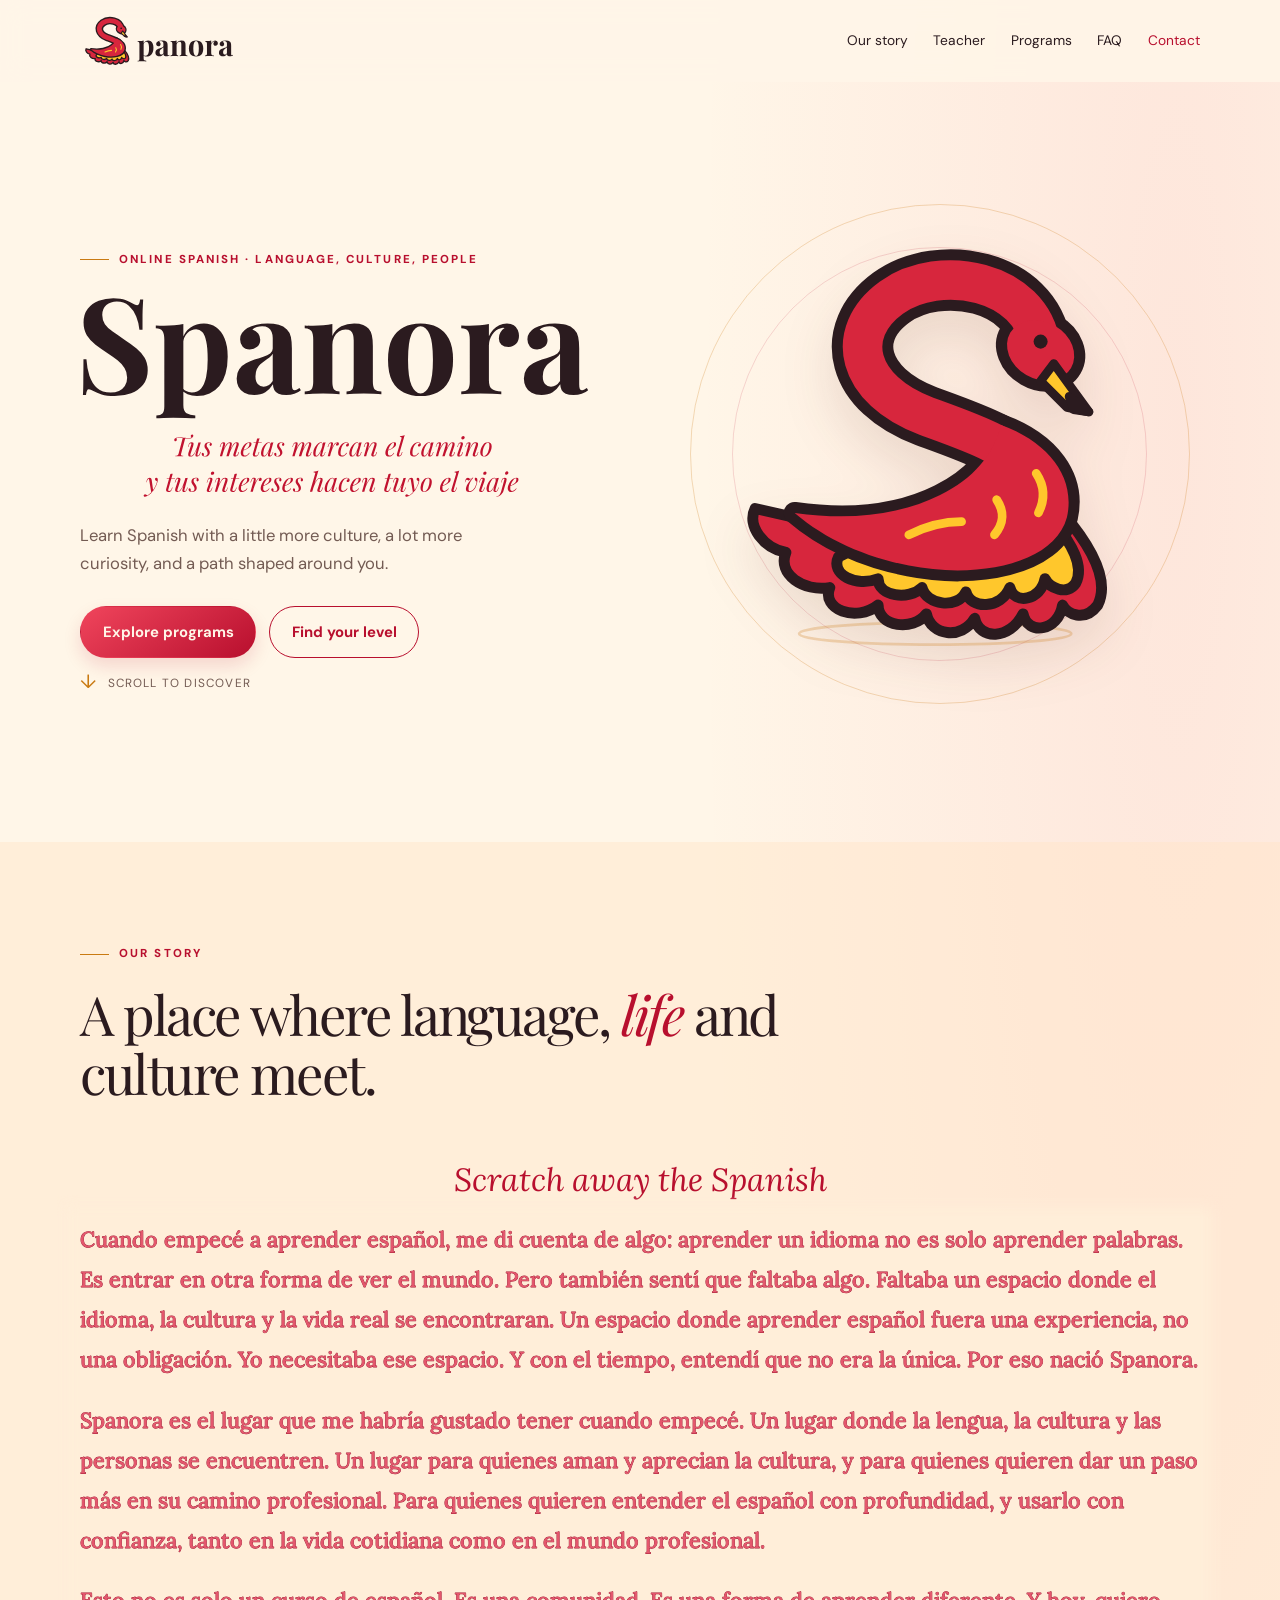
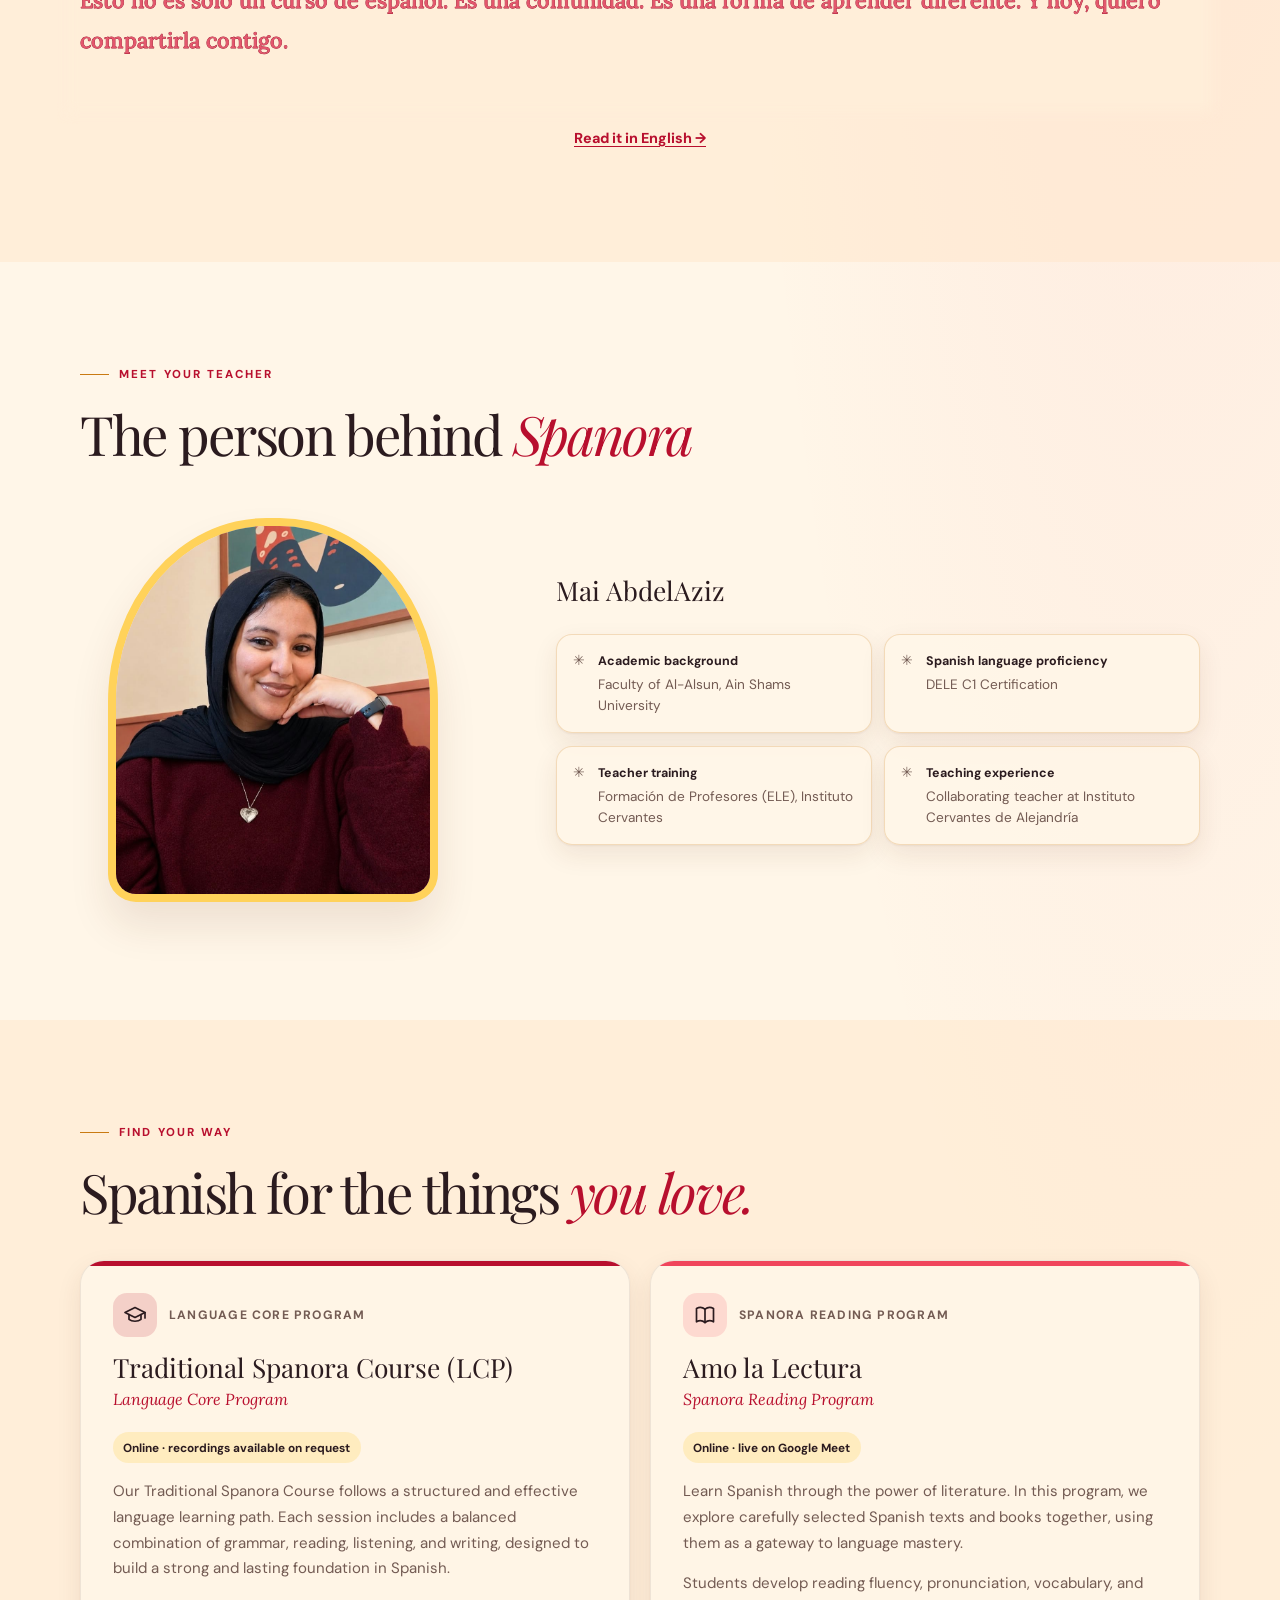
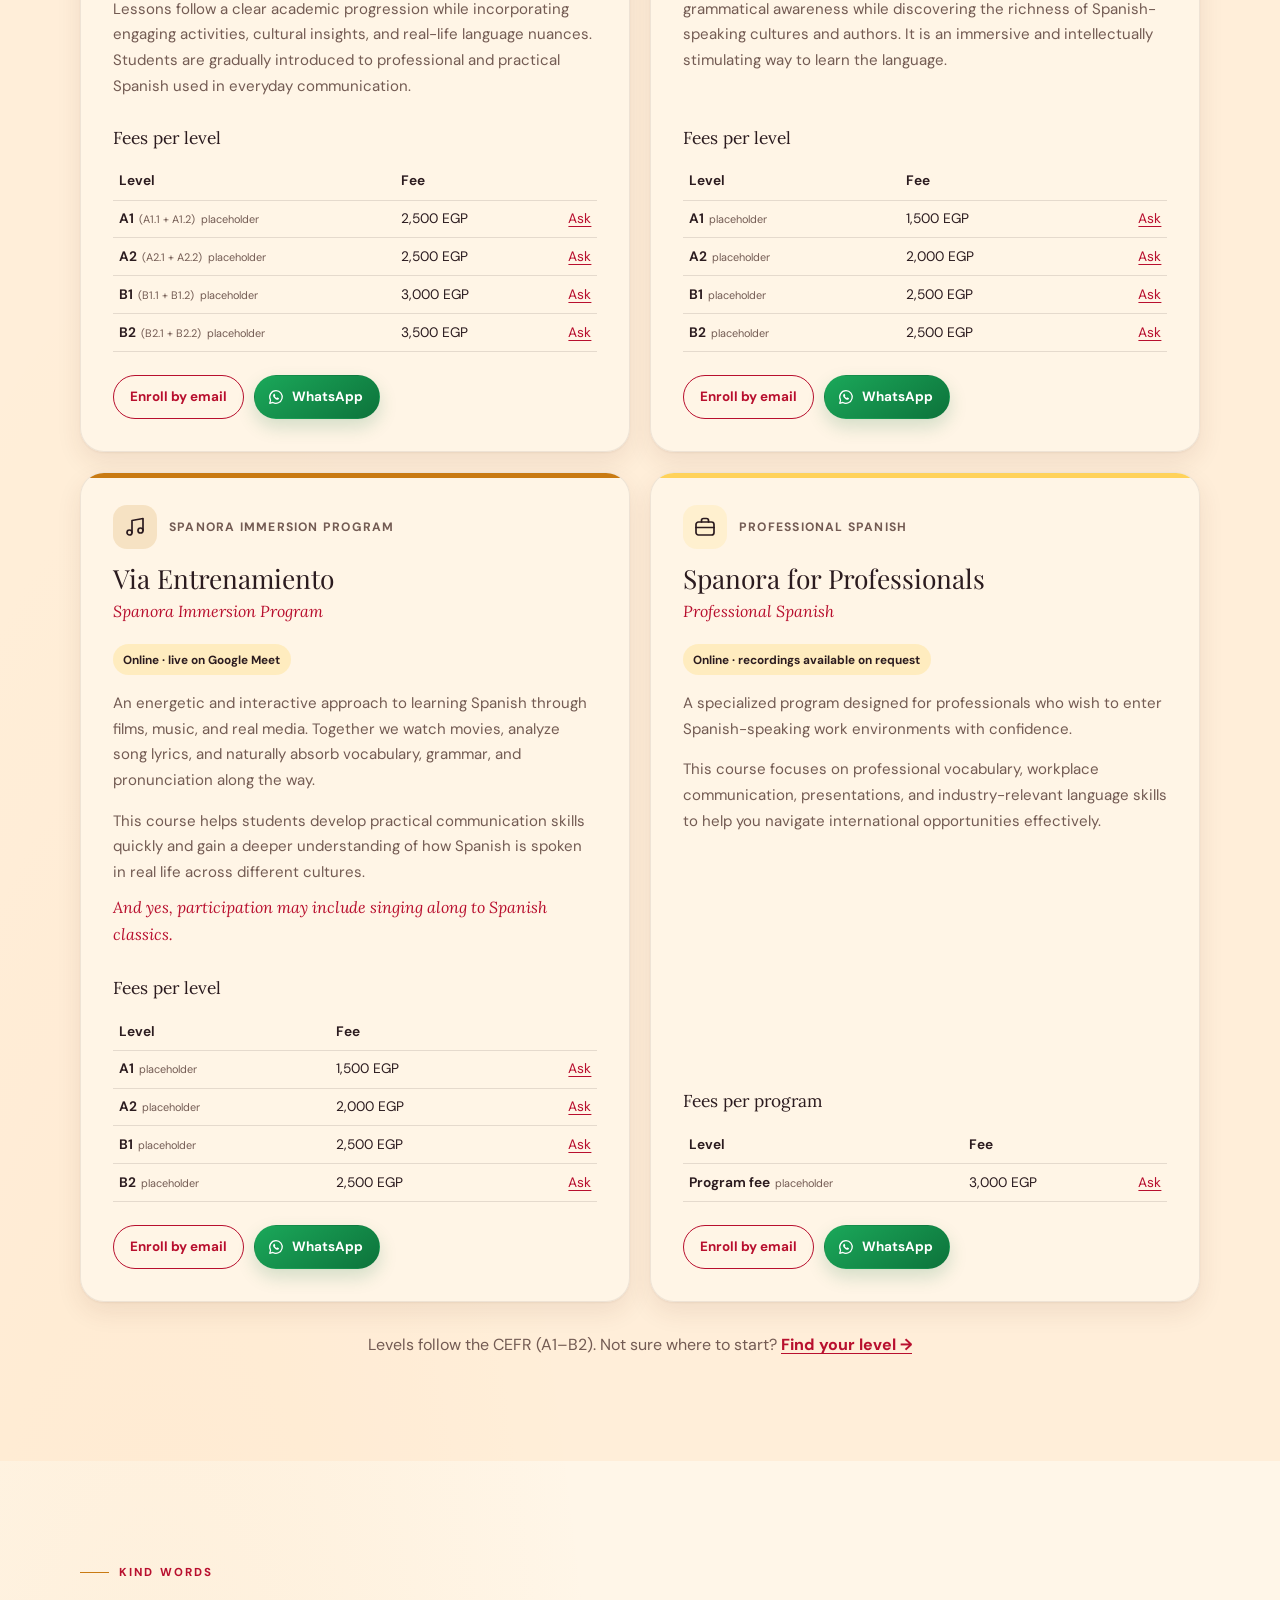
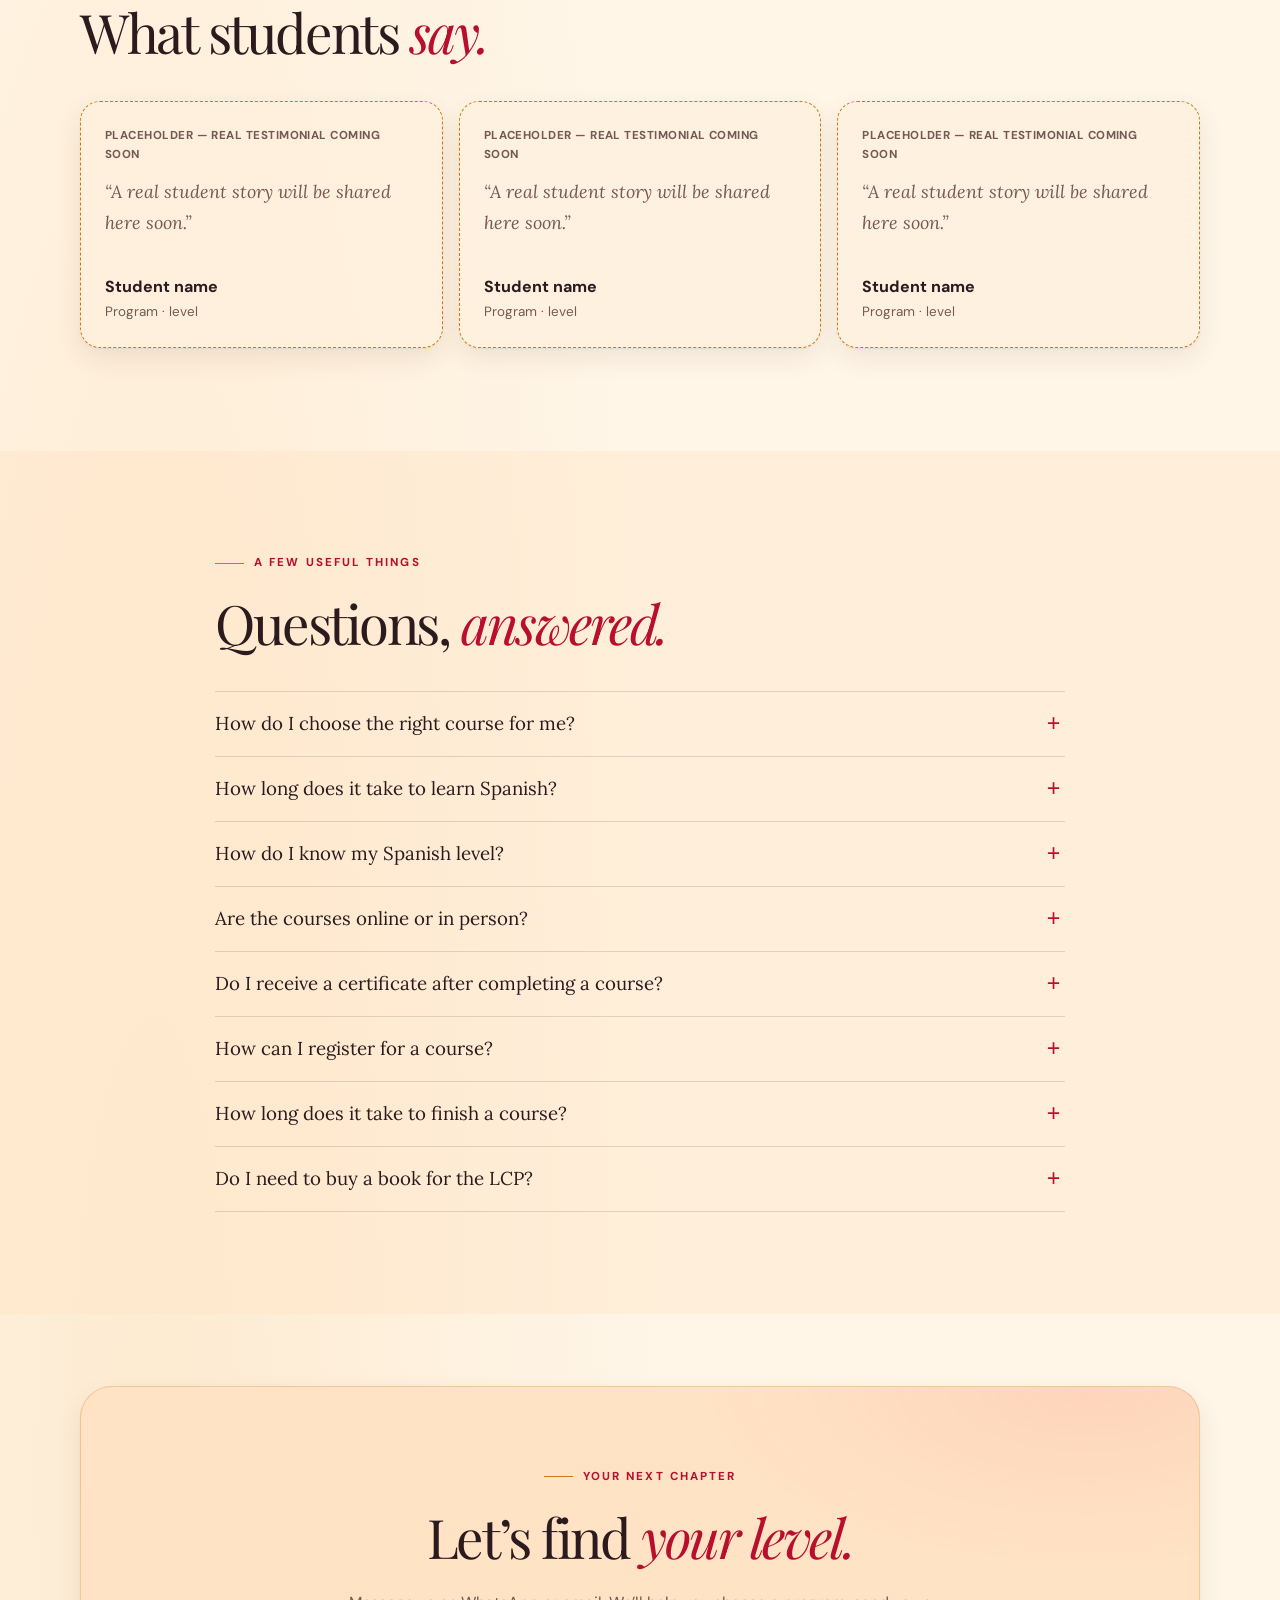
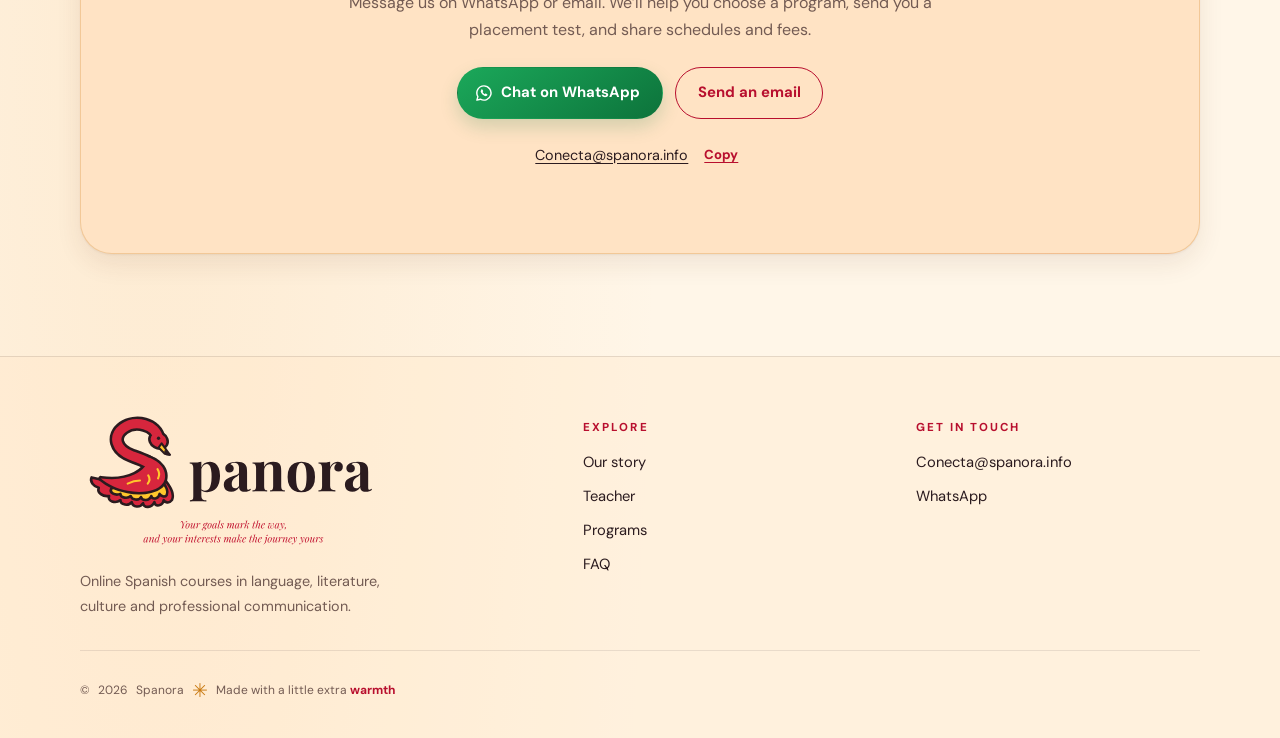
<file: index.html>
<!doctype html>
<html lang="en">
  <head>
    <meta charset="utf-8">
    <meta name="viewport" content="width=device-width, initial-scale=1">
    <meta name="theme-color" content="#FFF6E8">
    <meta name="color-scheme" content="light">
    <meta name="description" content="Learn Spanish online with Spanora: structured courses, reading, film &amp; music immersion and Spanish for professionals. DELE-prepared. Contact us to find your level.">
    <meta property="og:type" content="website">
    <meta property="og:title" content="Spanora — Online Spanish courses with a certified teacher">
    <meta property="og:description" content="Your goals mark the way, and your interests make the journey yours.">
    <meta property="og:url" content="https://spanora.info/">
    <meta property="og:image" content="https://spanora.info/assets/og-image.png">
    <meta name="twitter:card" content="summary_large_image">
    <link rel="canonical" href="https://spanora.info/">
    <link rel="icon" href="./assets/logo.svg" type="image/svg+xml">
    <link rel="icon" href="./assets/favicon-32.png" type="image/png" sizes="32x32">
    <link rel="apple-touch-icon" href="./assets/apple-touch-icon.png">
    <link rel="preconnect" href="https://fonts.googleapis.com">
    <link rel="preconnect" href="https://fonts.gstatic.com" crossorigin>
    <link rel="stylesheet" href="https://fonts.googleapis.com/css2?family=DM+Sans:opsz,wght@9..40,400..800&amp;family=Lora:ital,wght@0,400..700;1,400..700&amp;family=Playfair+Display:ital,wght@0,400..700;1,400..700&amp;display=swap">
    <link rel="stylesheet" href="./css/tokens.css">
    <link rel="stylesheet" href="./css/base.css">
    <link rel="stylesheet" href="./css/components.css">
    <link rel="stylesheet" href="./css/intro-lens.css">
    <title>Spanora — Online Spanish courses with a certified teacher</title>
    <script type="application/ld+json">
      {
        "@context": "https://schema.org",
        "@type": "EducationalOrganization",
        "name": "Spanora",
        "email": "Conecta@spanora.info",
        "telephone": "+2001275368833",
        "knowsLanguage": ["Spanish", "English"],
        "description": "Online Spanish courses in language, literature, culture and professional communication."
      }
    </script>
    <script src="./js/content.js" defer></script>
    <script src="./js/render.js" defer></script>
    <script src="./js/nav.js" defer></script>
    <script src="./js/hero-motion.js" defer></script>
    <script src="./js/faq.js" defer></script>
    <script src="./js/intro-lens.js" defer></script>
  </head>
  <body>
    <a class="skip-link" href="#main">Skip to content</a>
    <header class="site-header" data-header>
      <div class="container header__inner">
        <a class="brand brand--logo" href="#top" aria-label="Spanora home">
          <img src="./assets/logo-header.svg" width="528" height="177" alt="">
        </a>
        <button class="menu-toggle" type="button" aria-expanded="false" aria-controls="site-nav" aria-label="Open navigation">
          <span></span><span></span><span></span>
        </button>
        <nav class="site-nav" id="site-nav" aria-label="Main navigation">
          <a href="#intro">Our story</a>
          <a href="#teacher">Teacher</a>
          <a href="#programs">Programs</a>
          <a href="#faq">FAQ</a>
          <a href="#contact">Contact</a>
<!--          <a class="button button&#45;&#45;small" data-mailto="generic" href="mailto:Conecta@spanora.info">Get in touch</a>-->
<!--          <a class="site-nav__whatsapp" data-whatsapp="generic" href="https://wa.me/2001275368833">WhatsApp</a>-->
        </nav>
      </div>
    </header>
    <main id="main">
      <section class="hero section" id="top" aria-labelledby="hero-title">
        <div class="container hero__grid">
          <div class="hero__copy">
            <p class="eyebrow"><span>Online Spanish <span aria-hidden="true">·</span> Language, culture, people</span></p>
            <h1 id="hero-title" class="hero__logo"><img src="./assets/wordmark-es.svg" width="470" height="194" alt="Spanora" title="Your goals mark the way, and your interests make the journey yours."></h1>
            <p class="visually-hidden" lang="es">Tus metas marcan el camino y tus intereses hacen tuyo el viaje. <span lang="en">Your goals mark the way, and your interests make the journey yours.</span></p>
            <p class="hero__description">Learn Spanish with a little more culture, a lot more curiosity, and a path shaped around you.</p>
            <div class="button-row">
              <a class="button" href="#programs">Explore programs</a>
              <a class="button button--secondary" href="#faq-level">Find your level</a>
<!--              <a class="button button&#45;&#45;secondary" data-mailto="placement" href="mailto:Conecta@spanora.info">Find your level</a>-->
<!--              <a class="button button&#45;&#45;whatsapp" data-whatsapp="placement" href="https://wa.me/2001275368833">WhatsApp us</a>-->
            </div>
          </div>
          <div class="hero__art" aria-hidden="true">
            <svg class="hero__swan" viewBox="0 0 200 200" width="520" height="520" focusable="false">
              <defs>
                <path id="swan-neck" d="M146 60 C142 30 100 22 78 38 C56 54 62 80 94 92 C116 100 134 106 140 118"/>
                <path id="swan-body" d="M128 96 C150 104 162 120 158 138 C152 160 116 166 86 160 C66 156 48 148 34 136 C62 140 84 136 100 128 C116 120 124 110 128 96 Z"/>
              </defs>
              <g class="swan__ripples" fill="none" stroke-linecap="round">
                <ellipse class="swan__ripple" cx="98" cy="182" rx="62" ry="5" stroke="#C97A12"/>
                <ellipse class="swan__ripple swan__ripple--late" cx="98" cy="182" rx="62" ry="5" stroke="#B80F2E"/>
              </g>
              <g class="swan__float">
                <g transform="translate(0 -9)">
                  <g class="swan__ruffle" stroke="#2B1B1F" stroke-width="5" stroke-linejoin="round">
                    <path fill="#D7263D" d="M156 136 C168 150 178 166 172 178 C166 186 158 182 156 178 C154 190 140 192 138 182 C132 194 118 194 116 184 C110 194 96 192 94 182 C88 190 72 188 72 178 C62 186 46 180 50 170 C38 172 26 164 30 154 C20 152 12 142 16 134 L60 144 Z"/>
                    <path fill="#FFC72C" d="M152 140 C160 150 166 160 162 168 C158 174 150 170 148 166 C146 176 134 178 132 170 C128 180 114 180 112 172 C108 180 94 178 92 170 C86 176 72 174 72 166 C62 170 50 164 54 156 L70 148 Z"/>
                  </g>
                  <use href="#swan-neck" fill="none" stroke="#2B1B1F" stroke-width="28" stroke-linecap="round"/>
                  <use href="#swan-body" fill="#2B1B1F" stroke="#2B1B1F" stroke-width="10" stroke-linejoin="round"/>
                  <ellipse cx="146" cy="62" rx="16" ry="13" transform="rotate(30 146 62)" fill="#2B1B1F" stroke="#2B1B1F" stroke-width="10"/>
                  <use href="#swan-neck" fill="none" stroke="#D7263D" stroke-width="18" stroke-linecap="round"/>
                  <use href="#swan-body" fill="#D7263D"/>
                  <ellipse cx="146" cy="62" rx="16" ry="13" transform="rotate(30 146 62)" fill="#D7263D"/>
                  <g class="swan__beak">
                    <path d="M152 68 L168 90 L158 88 L146 76 Z" fill="#FFC72C" stroke="#2B1B1F" stroke-width="4" stroke-linejoin="round"/>
                    <path d="M168 90 L161 89 L159 83 Z" fill="#2B1B1F" stroke="#2B1B1F" stroke-width="4" stroke-linejoin="round"/>
                  </g>
                  <circle class="swan__eye" cx="146" cy="58" r="3.2" fill="#2B1B1F"/>
                  <g class="swan__wing" fill="none" stroke="#FFC72C" stroke-width="4" stroke-linecap="round">
                    <path d="M144 118 c4 6 4 12 1 18"/>
                    <path d="M126 130 c4 6 3 11 -1 16"/>
                    <path d="M86 146 c8 -4 16 -6 24 -6"/>
                  </g>
                </g>
              </g>
            </svg>
          </div>
          <a class="scroll-cue" href="#intro"><span aria-hidden="true">↓</span> Scroll to discover</a>
        </div>
      </section>
      <section class="section section--peach intro-section" id="intro" aria-labelledby="intro-title">
        <div class="container">
          <p class="eyebrow">Our story</p>
          <h2 id="intro-title">A place where language, <em>life</em> and culture meet.</h2>
          <p class="lens-hint" data-lens-hint aria-hidden="true">Scratch away the Spanish</p>
          <div class="intro__stage" data-lens-stage tabindex="0" aria-label="Spanish story. Move the torch over the text to reveal its English translation.">
            <div class="intro__layer intro__layer--en" lang="en" aria-hidden="true" data-intro-en></div>
            <div class="visually-hidden" lang="es" data-intro-es></div>
            <canvas class="intro__canvas" data-intro-canvas aria-hidden="true"></canvas>
          </div>
          <div class="intro__tools">
            <button class="text-button" type="button" data-reveal-all>Read it in English <span aria-hidden="true">→</span></button>
            <button class="text-button" type="button" data-replay hidden>Replay</button>
          </div>
          <p class="intro__done" role="status" data-intro-done hidden></p>
        </div>
      </section>
      <section class="section" id="teacher" aria-labelledby="teacher-title">
        <div class="container">
          <p class="eyebrow">Meet your teacher</p>
          <h2 id="teacher-title">The person behind <em>Spanora</em></h2>
          <div class="teacher-grid" data-teacher></div>
        </div>
      </section>
      <section class="section section--peach" id="programs" aria-labelledby="programs-title">
        <div class="container">
          <p class="eyebrow">Find your way</p>
          <h2 id="programs-title">Spanish for the things <em>you love.</em></h2>
          <div class="program-grid" data-programs></div>
          <p class="program-note">Levels follow the CEFR (A1–B2). Not sure where to start? <a data-mailto="placement" href="mailto:Conecta@spanora.info">Find your level <span aria-hidden="true">→</span></a></p>
        </div>
      </section>
      <section class="section" id="testimonials" aria-labelledby="testimonials-title">
        <div class="container">
          <p class="eyebrow">Kind words</p>
          <h2 id="testimonials-title">What students <em>say.</em></h2>
          <div class="testimonial-grid" data-testimonials></div>
        </div>
      </section>
      <section class="section section--peach" id="faq" aria-labelledby="faq-title">
        <div class="container container--narrow">
          <p class="eyebrow">A few useful things</p>
          <h2 id="faq-title">Questions, <em>answered.</em></h2>
          <div class="faq-list" data-faq></div>
        </div>
      </section>
      <section class="section contact-section" id="contact" aria-labelledby="contact-title">
        <div class="container contact-card">
          <p class="eyebrow">Your next chapter</p>
          <h2 id="contact-title">Let’s find <em>your level.</em></h2>
          <p>Message us on WhatsApp or email. We’ll help you choose a program, send you a placement test, and share schedules and fees.</p>
          <div class="contact-actions">
            <a class="button button--whatsapp" data-whatsapp="generic" href="https://wa.me/2001275368833">Chat on WhatsApp</a>
            <a class="button button--secondary" data-mailto="generic" href="mailto:Conecta@spanora.info">Send an email</a>
          </div>
          <div class="contact-details">
            <a href="mailto:Conecta@spanora.info">Conecta@spanora.info</a>
            <button type="button" class="text-button" data-copy-email aria-label="Copy email address">Copy</button>
<!--            <span class="contact-details__sep" aria-hidden="true">·</span>-->
<!--            <a data-whatsapp="generic" href="https://wa.me/2001275368833"><span class="visually-hidden">WhatsApp: </span>+20 111 082 7032</a>-->
<!--            <span class="copy-status" role="status" aria-live="polite" data-copy-status></span>-->
          </div>
        </div>
      </section>
    </main>
    <!-- Kept outside the sections: their reveal animation sets a transform, which would make this
         position: fixed glow track the section instead of the viewport. -->
    <div class="torch-glow" data-torch-glow aria-hidden="true"></div>
    <footer class="site-footer">
      <div class="container footer-grid">
        <div class="footer-brand">
          <a class="footer-logo" href="#top" aria-label="Spanora home"><img src="./assets/logo-en.svg" width="536" height="250" alt=""></a>
          <p class="footer-blurb">Online Spanish courses in language, literature, culture and professional communication.</p>
        </div>
        <nav class="footer-col" aria-label="Footer">
          <h2 class="footer-heading">Explore</h2>
          <a href="#intro">Our story</a>
          <a href="#teacher">Teacher</a>
          <a href="#programs">Programs</a>
          <a href="#faq">FAQ</a>
        </nav>
        <div class="footer-col">
          <h2 class="footer-heading">Get in touch</h2>
          <a href="mailto:Conecta@spanora.info">Conecta@spanora.info</a>
          <a data-whatsapp="generic" href="https://wa.me/2001275368833">WhatsApp</a>
<!--          <a href="#contact">Find your level</a>-->
        </div>
        <div class="footer-small">© <span data-year></span> Spanora <span class="footer-flourish" aria-hidden="true">✳</span>
          <details class="footer-developer">
            <summary>Made with a little extra <span class="footer-warmth">warmth</span></summary>
            <div class="footer-developer__card">
              <strong>Hesham Elshrkawy</strong>
              <span>Senior Software Engineer</span>
              <a href="https://wa.me/201110827032">Contact the developer on WhatsApp</a>
            </div>
          </details>
        </div>
      </div>
    </footer>
    <a class="back-to-top" href="#top" data-back-to-top aria-label="Back to top"><span aria-hidden="true">↑</span></a>
    <noscript>
      <div class="noscript-note">
        <h2>Welcome to Spanora</h2>
        <p lang="es">Tus metas marcan el camino y tus intereses hacen tuyo el viaje.</p>
        <p>Online Spanish programs in language, reading, film and music immersion, and professional Spanish.</p>
        <p>Explore the Traditional Spanora Course (LCP), Amo la Lectura, Via Entrenamiento, and Spanora for Professionals.</p>
        <a href="mailto:Conecta@spanora.info">Conecta@spanora.info</a>
        <a href="https://wa.me/2001275368833">WhatsApp: +20 111 082 7032</a>
      </div>
    </noscript>
  </body>
</html>
</file>
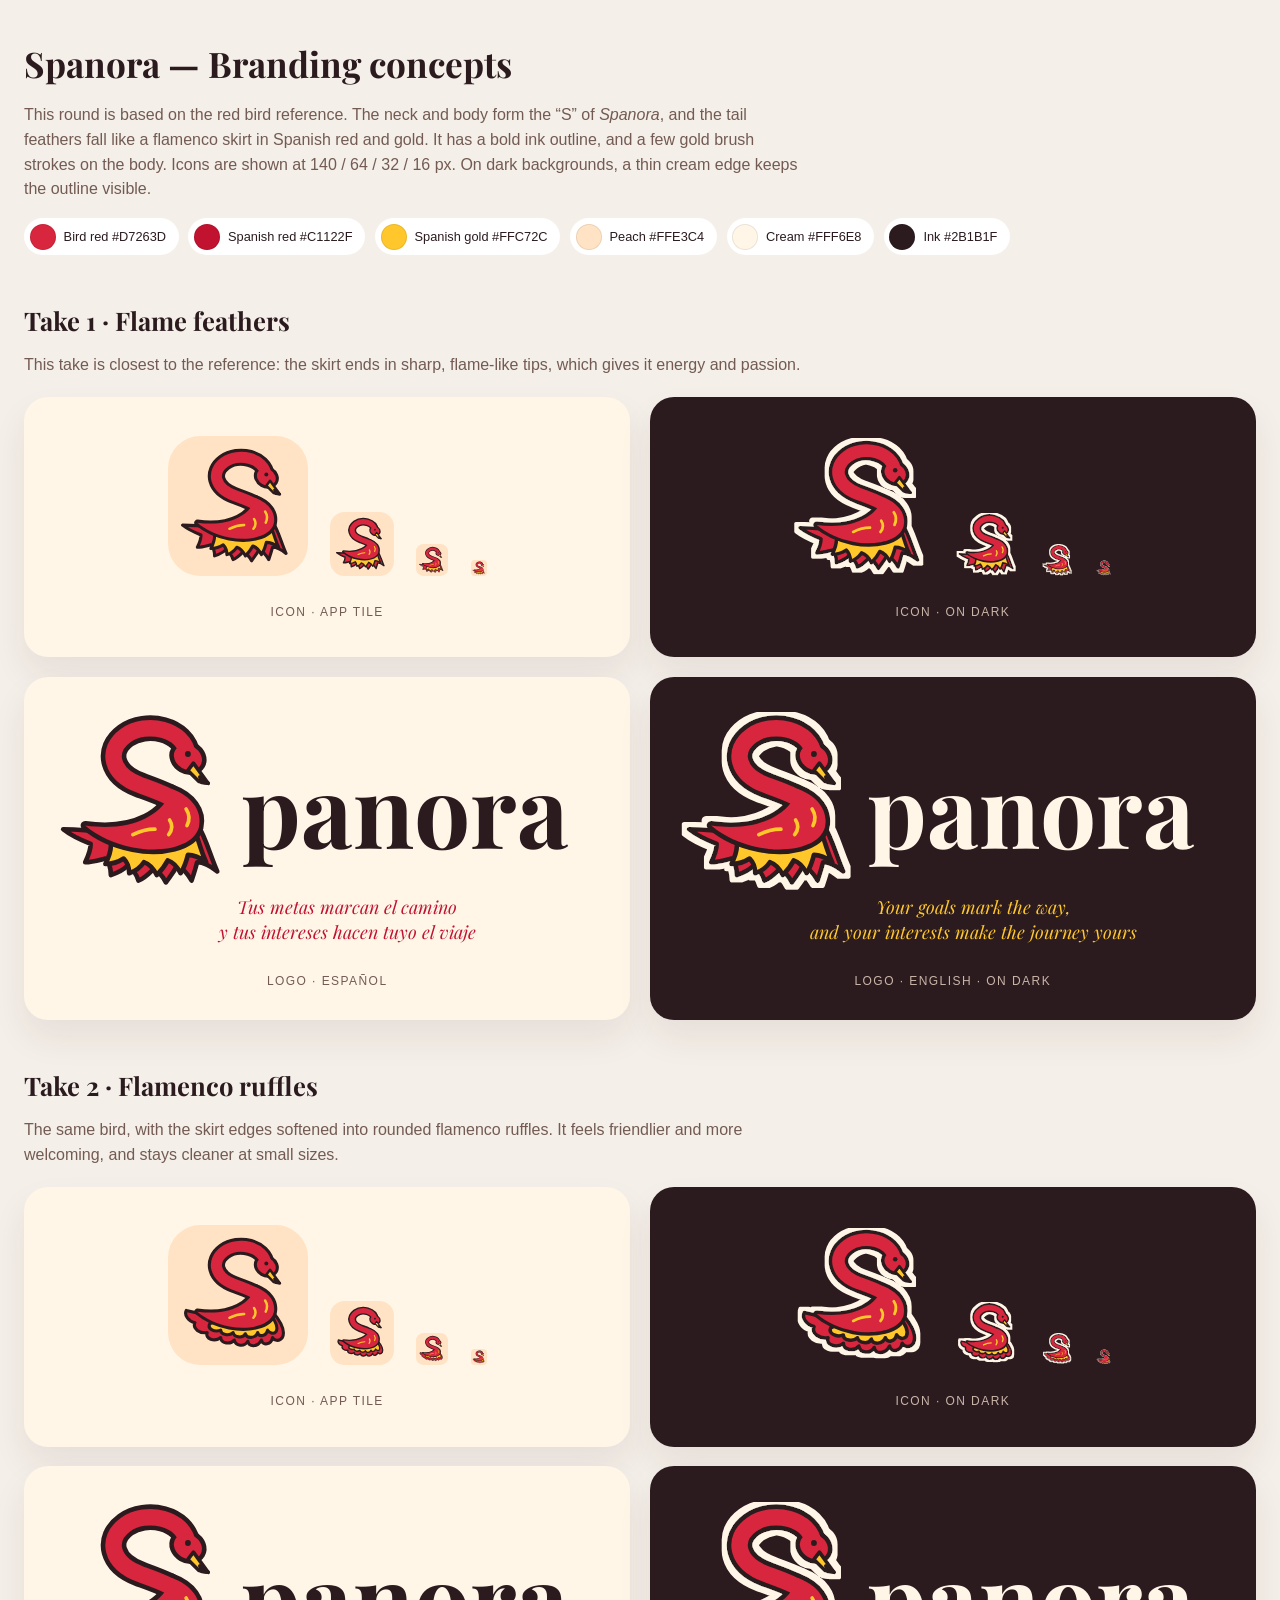
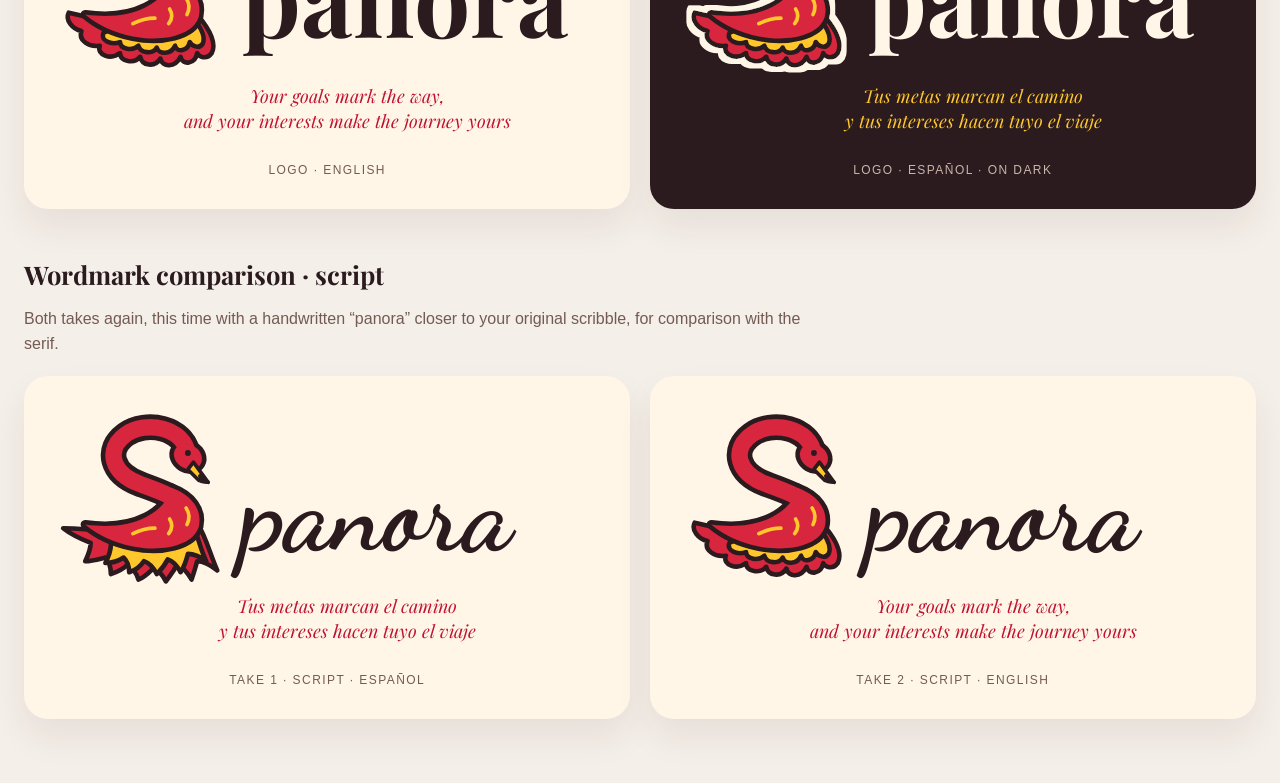
<file: branding/index.html>
<!doctype html>
<html lang="en">
<head>
<meta charset="utf-8">
<meta name="viewport" content="width=device-width, initial-scale=1">
<title>Spanora — Branding concepts</title>
<link rel="preconnect" href="https://fonts.googleapis.com">
<link rel="preconnect" href="https://fonts.gstatic.com" crossorigin>
<link href="https://fonts.googleapis.com/css2?family=Playfair+Display:ital,wght@0,700;1,400&family=Dancing+Script:wght@700&display=swap" rel="stylesheet">
<style>
  * { box-sizing: border-box; }
  body { margin: 0; padding: 2.5rem 1.5rem 4rem; background: #f4efe9; color: #2B1B1F; font-family: "Avenir Next", "Segoe UI", sans-serif; }
  h1, h2 { font-family: "Playfair Display", Georgia, serif; }
  h1 { margin: 0 0 .3rem; font-size: 2.2rem; }
  h2 { margin: 3rem 0 .3rem; font-size: 1.6rem; }
  .lead, .note { max-width: 780px; color: #735B53; line-height: 1.55; }
  .palette { display: flex; flex-wrap: wrap; gap: .6rem; margin: 1rem 0 0; padding: 0; list-style: none; }
  .palette li { display: flex; align-items: center; gap: .5rem; padding: .35rem .8rem .35rem .35rem; border-radius: 99px; background: #fff; font-size: .8rem; }
  .palette span { width: 26px; height: 26px; border-radius: 50%; border: 1px solid rgb(0 0 0 / 8%); }
  .row { display: grid; grid-template-columns: repeat(auto-fit, minmax(320px, 1fr)); gap: 1.2rem; margin-top: 1.2rem; }
  .card { display: grid; place-items: center; gap: 1rem; min-height: 260px; padding: 2rem 1.5rem; border-radius: 24px; background: #FFF6E8; box-shadow: 0 18px 34px rgb(89 39 22 / 8%); }
  .card--dark { background: #2B1B1F; }
  .card small { color: #735B53; font-size: .75rem; letter-spacing: .12em; text-transform: uppercase; }
  .card--dark small { color: #c9b5a8; }
  .icons { display: flex; align-items: end; gap: 1.4rem; }
  .logo { width: 100%; max-width: 560px; height: auto; }
  .wordmark { font-family: "Playfair Display", Georgia, serif; font-weight: 700; }
  .wordmark--script { font-family: "Dancing Script", cursive; }
  .tagline { font-family: "Playfair Display", Georgia, serif; font-style: italic; }
</style>
</head>
<body>

<!-- Shared artwork (viewBox 0 0 200 200). bird-j = flame feathers, bird-r = ruffled feathers. -->
<svg width="0" height="0" style="position:absolute" aria-hidden="true">
  <defs>
    <path id="neck" d="M146 60 C142 30 100 22 78 38 C56 54 62 80 94 92 C116 100 134 106 140 118"/>
    <path id="body" d="M128 96 C150 104 162 120 158 138 C152 160 116 166 86 160 C66 156 48 148 34 136 C62 140 84 136 100 128 C116 120 124 110 128 96 Z"/>
    <g id="spine">
      <use href="#neck" fill="none" stroke="#2B1B1F" stroke-width="28" stroke-linecap="round"/>
      <use href="#body" fill="#2B1B1F" stroke="#2B1B1F" stroke-width="10" stroke-linejoin="round"/>
      <ellipse cx="146" cy="62" rx="16" ry="13" transform="rotate(30 146 62)" fill="#2B1B1F" stroke="#2B1B1F" stroke-width="10"/>
      <use href="#neck" fill="none" stroke="#D7263D" stroke-width="18" stroke-linecap="round"/>
      <use href="#body" fill="#D7263D"/>
      <ellipse cx="146" cy="62" rx="16" ry="13" transform="rotate(30 146 62)" fill="#D7263D"/>
      <path d="M152 68 L168 90 L158 88 L146 76 Z" fill="#FFC72C" stroke="#2B1B1F" stroke-width="4" stroke-linejoin="round"/>
      <path d="M168 90 L161 89 L159 83 Z" fill="#2B1B1F" stroke="#2B1B1F" stroke-width="4" stroke-linejoin="round"/>
      <circle cx="146" cy="58" r="3.2" fill="#2B1B1F"/>
      <g fill="none" stroke="#FFC72C" stroke-width="4" stroke-linecap="round">
        <path d="M144 118 c4 6 4 12 1 18"/>
        <path d="M126 130 c4 6 3 11 -1 16"/>
        <path d="M86 146 c8 -4 16 -6 24 -6"/>
      </g>
    </g>
    <symbol id="bird-j" viewBox="0 0 200 200"><g transform="translate(0 -9)">
      <g stroke="#2B1B1F" stroke-width="5" stroke-linejoin="round">
        <path fill="#D7263D" d="M156 134 C166 150 170 168 178 186 C168 178 162 176 156 176 C154 184 152 190 150 196 C144 186 140 182 134 180 C130 188 126 192 122 198 C118 190 114 186 108 184 C102 190 98 194 92 196 C90 188 86 184 80 180 C74 186 68 188 62 190 C62 182 60 176 56 172 C48 174 42 176 34 176 C38 168 40 162 40 156 C30 152 20 148 10 140 C30 140 46 142 60 144 Z"/>
        <path fill="#FFC72C" d="M152 138 C158 152 160 164 166 176 C158 170 152 168 146 168 C144 176 142 182 138 188 C134 180 130 176 124 174 C120 182 116 186 112 190 C108 182 104 178 98 176 C94 182 88 186 82 188 C82 180 80 176 76 172 C70 176 64 178 56 178 C60 170 62 164 62 158 L72 148 Z"/>
      </g>
      <use href="#spine"/></g>
    </symbol>
    <symbol id="bird-r" viewBox="0 0 200 200"><g transform="translate(0 -9)">
      <g stroke="#2B1B1F" stroke-width="5" stroke-linejoin="round">
        <path fill="#D7263D" d="M156 136 C168 150 178 166 172 178 C166 186 158 182 156 178 C154 190 140 192 138 182 C132 194 118 194 116 184 C110 194 96 192 94 182 C88 190 72 188 72 178 C62 186 46 180 50 170 C38 172 26 164 30 154 C20 152 12 142 16 134 L60 144 Z"/>
        <path fill="#FFC72C" d="M152 140 C160 150 166 160 162 168 C158 174 150 170 148 166 C146 176 134 178 132 170 C128 180 114 180 112 172 C108 180 94 178 92 170 C86 176 72 174 72 166 C62 170 50 164 54 156 L70 148 Z"/>
      </g>
      <use href="#spine"/></g>
    </symbol>
    <filter id="halo" x="-10%" y="-10%" width="120%" height="120%">
      <feMorphology in="SourceAlpha" operator="dilate" radius="5" result="grow"/>
      <feFlood flood-color="#FFF6E8"/>
      <feComposite in2="grow" operator="in" result="ring"/>
      <feMerge><feMergeNode in="ring"/><feMergeNode in="SourceGraphic"/></feMerge>
    </filter>
    <symbol id="tile-j" viewBox="0 0 200 200"><rect width="200" height="200" rx="46" fill="#FFE3C4"/><use href="#bird-j" x="12" y="12" width="176" height="176"/></symbol>
    <symbol id="tile-r" viewBox="0 0 200 200"><rect width="200" height="200" rx="46" fill="#FFE3C4"/><use href="#bird-r" x="12" y="12" width="176" height="176"/></symbol>
  </defs>
</svg>

<h1>Spanora — Branding concepts</h1>
<p class="lead">This round is based on the red bird reference. The neck and body form the “S” of <em>Spanora</em>, and the tail feathers fall like a flamenco skirt in Spanish red and gold. It has a bold ink outline, and a few gold brush strokes on the body. Icons are shown at 140 / 64 / 32 / 16 px. On dark backgrounds, a thin cream edge keeps the outline visible.</p>
<ul class="palette">
  <li><span style="background:#D7263D"></span>Bird red #D7263D</li>
  <li><span style="background:#C1122F"></span>Spanish red #C1122F</li>
  <li><span style="background:#FFC72C"></span>Spanish gold #FFC72C</li>
  <li><span style="background:#FFE3C4"></span>Peach #FFE3C4</li>
  <li><span style="background:#FFF6E8"></span>Cream #FFF6E8</li>
  <li><span style="background:#2B1B1F"></span>Ink #2B1B1F</li>
</ul>

<!-- ============================== TAKE 1 ============================== -->
<h2>Take 1 · Flame feathers</h2>
<p class="note">This take is closest to the reference: the skirt ends in sharp, flame-like tips, which gives it energy and passion.</p>
<div class="row">
  <div class="card">
    <div class="icons">
      <svg viewBox="0 0 200 200" width="140" height="140"><g><use href="#tile-j" width="200" height="200"/></g></svg>
      <svg viewBox="0 0 200 200" width="64" height="64"><g><use href="#tile-j" width="200" height="200"/></g></svg>
      <svg viewBox="0 0 200 200" width="32" height="32"><g><use href="#tile-j" width="200" height="200"/></g></svg>
      <svg viewBox="0 0 200 200" width="16" height="16"><g><use href="#tile-j" width="200" height="200"/></g></svg>
    </div>
    <small>Icon · app tile</small>
  </div>
  <div class="card card--dark">
    <div class="icons">
      <svg viewBox="0 0 200 200" width="140" height="140"><g filter="url(#halo)"><use href="#bird-j" width="200" height="200"/></g></svg>
      <svg viewBox="0 0 200 200" width="64" height="64"><g filter="url(#halo)"><use href="#bird-j" width="200" height="200"/></g></svg>
      <svg viewBox="0 0 200 200" width="32" height="32"><g filter="url(#halo)"><use href="#bird-j" width="200" height="200"/></g></svg>
      <svg viewBox="0 0 200 200" width="16" height="16"><g filter="url(#halo)"><use href="#bird-j" width="200" height="200"/></g></svg>
    </div>
    <small>Icon · on dark</small>
  </div>
</div>
<div class="row">
  <div class="card">
    <svg class="logo" viewBox="0 0 560 250" role="img" aria-label="Spanora — Tus metas marcan el camino y tus intereses hacen tuyo el viaje">
      <g><use href="#bird-j" x="6" y="0" width="184" height="184"/></g>
      <text class="wordmark" x="194" y="140" font-size="100" fill="#2B1B1F">panora</text>
      <text class="tagline" x="300" y="206" font-size="18" fill="#C1122F" text-anchor="middle">Tus metas marcan el camino</text>
      <text class="tagline" x="300" y="231" font-size="18" fill="#C1122F" text-anchor="middle">y tus intereses hacen tuyo el viaje</text>
    </svg>
    <small>Logo · Español</small>
  </div>
  <div class="card card--dark">
    <svg class="logo" viewBox="0 0 560 250" role="img" aria-label="Spanora — Your goals mark the way, and your interests make the journey yours">
      <g filter="url(#halo)"><use href="#bird-j" x="6" y="0" width="184" height="184"/></g>
      <text class="wordmark" x="194" y="140" font-size="100" fill="#FFF6E8">panora</text>
      <text class="tagline" x="300" y="206" font-size="18" fill="#FFC72C" text-anchor="middle">Your goals mark the way,</text>
      <text class="tagline" x="300" y="231" font-size="18" fill="#FFC72C" text-anchor="middle">and your interests make the journey yours</text>
    </svg>
    <small>Logo · English · on dark</small>
  </div>
</div>

<!-- ============================== TAKE 2 ============================== -->
<h2>Take 2 · Flamenco ruffles</h2>
<p class="note">The same bird, with the skirt edges softened into rounded flamenco ruffles. It feels friendlier and more welcoming, and stays cleaner at small sizes.</p>
<div class="row">
  <div class="card">
    <div class="icons">
      <svg viewBox="0 0 200 200" width="140" height="140"><g><use href="#tile-r" width="200" height="200"/></g></svg>
      <svg viewBox="0 0 200 200" width="64" height="64"><g><use href="#tile-r" width="200" height="200"/></g></svg>
      <svg viewBox="0 0 200 200" width="32" height="32"><g><use href="#tile-r" width="200" height="200"/></g></svg>
      <svg viewBox="0 0 200 200" width="16" height="16"><g><use href="#tile-r" width="200" height="200"/></g></svg>
    </div>
    <small>Icon · app tile</small>
  </div>
  <div class="card card--dark">
    <div class="icons">
      <svg viewBox="0 0 200 200" width="140" height="140"><g filter="url(#halo)"><use href="#bird-r" width="200" height="200"/></g></svg>
      <svg viewBox="0 0 200 200" width="64" height="64"><g filter="url(#halo)"><use href="#bird-r" width="200" height="200"/></g></svg>
      <svg viewBox="0 0 200 200" width="32" height="32"><g filter="url(#halo)"><use href="#bird-r" width="200" height="200"/></g></svg>
      <svg viewBox="0 0 200 200" width="16" height="16"><g filter="url(#halo)"><use href="#bird-r" width="200" height="200"/></g></svg>
    </div>
    <small>Icon · on dark</small>
  </div>
</div>
<div class="row">
  <div class="card">
    <svg class="logo" viewBox="0 0 560 250" role="img" aria-label="Spanora — Your goals mark the way, and your interests make the journey yours">
      <g><use href="#bird-r" x="6" y="0" width="184" height="184"/></g>
      <text class="wordmark" x="194" y="140" font-size="100" fill="#2B1B1F">panora</text>
      <text class="tagline" x="300" y="206" font-size="18" fill="#C1122F" text-anchor="middle">Your goals mark the way,</text>
      <text class="tagline" x="300" y="231" font-size="18" fill="#C1122F" text-anchor="middle">and your interests make the journey yours</text>
    </svg>
    <small>Logo · English</small>
  </div>
  <div class="card card--dark">
    <svg class="logo" viewBox="0 0 560 250" role="img" aria-label="Spanora — Tus metas marcan el camino y tus intereses hacen tuyo el viaje">
      <g filter="url(#halo)"><use href="#bird-r" x="6" y="0" width="184" height="184"/></g>
      <text class="wordmark" x="194" y="140" font-size="100" fill="#FFF6E8">panora</text>
      <text class="tagline" x="300" y="206" font-size="18" fill="#FFC72C" text-anchor="middle">Tus metas marcan el camino</text>
      <text class="tagline" x="300" y="231" font-size="18" fill="#FFC72C" text-anchor="middle">y tus intereses hacen tuyo el viaje</text>
    </svg>
    <small>Logo · Español · on dark</small>
  </div>
</div>

<!-- ============================== WORDMARK COMPARISON ============================== -->
<h2>Wordmark comparison · script</h2>
<p class="note">Both takes again, this time with a handwritten “panora” closer to your original scribble, for comparison with the serif.</p>
<div class="row">
  <div class="card">
    <svg class="logo" viewBox="0 0 560 250" role="img" aria-label="Spanora — Tus metas marcan el camino y tus intereses hacen tuyo el viaje">
      <g><use href="#bird-j" x="6" y="0" width="184" height="184"/></g>
      <text class="wordmark wordmark--script" x="194" y="140" font-size="108" fill="#2B1B1F">panora</text>
      <text class="tagline" x="300" y="206" font-size="18" fill="#C1122F" text-anchor="middle">Tus metas marcan el camino</text>
      <text class="tagline" x="300" y="231" font-size="18" fill="#C1122F" text-anchor="middle">y tus intereses hacen tuyo el viaje</text>
    </svg>
    <small>Take 1 · script · Español</small>
  </div>
  <div class="card">
    <svg class="logo" viewBox="0 0 560 250" role="img" aria-label="Spanora — Your goals mark the way, and your interests make the journey yours">
      <g><use href="#bird-r" x="6" y="0" width="184" height="184"/></g>
      <text class="wordmark wordmark--script" x="194" y="140" font-size="108" fill="#2B1B1F">panora</text>
      <text class="tagline" x="300" y="206" font-size="18" fill="#C1122F" text-anchor="middle">Your goals mark the way,</text>
      <text class="tagline" x="300" y="231" font-size="18" fill="#C1122F" text-anchor="middle">and your interests make the journey yours</text>
    </svg>
    <small>Take 2 · script · English</small>
  </div>
</div>

</body>
</html>
</file>
<file: css/tokens.css>
:root {
  color-scheme: only light;
  --cream: #FFF6E8;
  --peach: #FFE3C4;
  --rose: #F0455C;
  --red: #B80F2E;
  --gold: #FFD25A;
  --caramel: #C97A12;
  --ink: #2B1B1F;
  --muted: #735B53;
  --orange: #F29A2E;
  --red-gradient: linear-gradient(145deg, var(--rose), var(--red));
  --gold-gradient: linear-gradient(135deg, var(--gold), var(--orange));
  --page-wash:
    radial-gradient(ellipse at 12% 88%, rgb(242 154 46 / 12%), transparent 32rem),
    radial-gradient(ellipse at 92% 6%, rgb(240 69 92 / 9%), transparent 30rem);
  --content-width: 1120px;
  --font-display: "Playfair Display", Georgia, "Times New Roman", serif;
  --font-serif: Lora, Georgia, "Times New Roman", serif;
  --font-sans: "DM Sans", "Avenir Next", Avenir, "Segoe UI", sans-serif;
  --header-height: 82px;
  --radius-card: 24px;
  --shadow-soft: 0 24px 40px rgb(89 39 22 / 10%);
  --shadow-card: 0 1px 2px rgb(89 39 22 / 6%), 0 10px 26px rgb(89 39 22 / 9%);
  --shadow-card-hover: 0 2px 4px rgb(89 39 22 / 7%), 0 22px 40px rgb(89 39 22 / 15%);
  --whatsapp: #128C4A;
  --whatsapp-gradient: linear-gradient(145deg, #1BA85A, #0D733B);
  --icon-whatsapp: url("data:image/svg+xml,%3Csvg xmlns='http://www.w3.org/2000/svg' viewBox='0 0 24 24'%3E%3Cpath d='M12 2.6a9.4 9.4 0 0 0-8.1 14.2L2.6 21.4l4.7-1.2A9.4 9.4 0 1 0 12 2.6Z' fill='none' stroke='%23000' stroke-width='1.9' stroke-linejoin='round'/%3E%3Cpath d='M8.7 7.2c.3-.3.8-.3 1 .1l1.1 1.7c.2.3.2.7-.1 1l-.6.6c.6 1.3 1.6 2.3 2.9 2.9l.6-.6c.3-.3.7-.3 1-.1l1.7 1.1c.4.2.4.7.1 1l-.8.8c-.6.6-1.6.8-2.4.4-2.4-1.1-4.3-3-5.4-5.4-.4-.8-.2-1.8.4-2.4Z'/%3E%3C/svg%3E");
}
</file>
<file: css/base.css>
* { box-sizing: border-box; }
html { scroll-behavior: smooth; scroll-padding-top: calc(var(--header-height) + 1rem); }
body {
  min-width: 320px;
  margin: 0;
  background: var(--page-wash), var(--cream);
  color: var(--ink);
  font-family: var(--font-sans);
  font-size: 1rem;
  line-height: 1.7;
}
img { display: block; max-width: 100%; }
a { color: var(--red); text-underline-offset: .2em; }
a:hover { color: var(--ink); }
button { color: inherit; font: inherit; }
button, a { -webkit-tap-highlight-color: transparent; }
::selection { background: var(--gold); color: var(--ink); }
.container { width: min(calc(100% - 3rem), var(--content-width)); margin-inline: auto; }
.container--narrow { max-width: 850px; }
.section { padding: clamp(4rem, 8vw, 6.5rem) 0; scroll-margin-top: calc(var(--header-height) + 1rem); }
.section--peach { background: rgb(255 227 196 / 42%); }
h1, h2, h3, p { margin-top: 0; }
h1, h2, h3 { font-family: var(--font-display); font-weight: 400; }
h1 { max-width: 720px; margin-bottom: 1.3rem; font-size: clamp(3.2rem, 8vw, 6.5rem); letter-spacing: -.065em; line-height: .99; }
h2 { max-width: 800px; margin-bottom: 2.4rem; font-size: clamp(2rem, 4.5vw, 3.4rem); letter-spacing: -.045em; line-height: 1.08; }
h2 em, h1 .accent { color: var(--red); font-style: italic; }
h3 { margin-bottom: .35rem; font-size: 1.65rem; line-height: 1.2; }
.eyebrow { display: flex; align-items: center; gap: .65rem; margin-bottom: 1.3rem; color: var(--red); font-size: .72rem; font-weight: 750; letter-spacing: .18em; text-transform: uppercase; }
.eyebrow::before { width: 1.8rem; height: 1px; background: var(--caramel); content: ""; }
.skip-link { position: fixed; z-index: 100; top: .75rem; left: .75rem; padding: .7rem 1rem; transform: translateY(-160%); border-radius: 8px; background: var(--ink); color: var(--cream); }
.skip-link:focus { transform: translateY(0); }
:focus-visible { outline: 3px solid var(--red); outline-offset: 4px; }
.visually-hidden { position: absolute; width: 1px; height: 1px; padding: 0; margin: -1px; overflow: hidden; clip: rect(0, 0, 0, 0); white-space: nowrap; border: 0; }
.noscript-note { max-width: 60rem; margin: 2rem auto; padding: 1.5rem; }
@media (max-width: 700px) {
  :root { --header-height: 70px; }
  .container { width: min(calc(100% - 2.25rem), var(--content-width)); }
}
@media (prefers-reduced-motion: reduce) {
  html { scroll-behavior: auto; }
  *, *::before, *::after { animation-duration: .01ms !important; animation-iteration-count: 1 !important; scroll-behavior: auto !important; transition-duration: .01ms !important; }
}
</file>
<file: css/components.css>
.site-header { position: sticky; z-index: 20; top: 0; height: var(--header-height); background: rgb(255 246 232 / 90%); backdrop-filter: blur(14px); transition: box-shadow .2s ease; }
.site-header.is-scrolled { box-shadow: 0 1px 0 rgb(43 27 31 / 13%); }
.header__inner { display: flex; height: 100%; align-items: center; justify-content: space-between; }
.brand { display: inline-flex; align-items: center; gap: .65rem; color: var(--ink); font-size: .86rem; font-weight: 800; letter-spacing: .18em; text-decoration: none; }
.brand img { width: 42px; height: 42px; }
.brand--logo img { width: auto; height: 52px; }
.site-nav { display: flex; align-items: center; gap: clamp(.8rem, 2vw, 1.7rem); }
.site-nav a:not(.button) { color: var(--ink); font-size: .86rem; text-decoration: none; }
.site-nav a[aria-current="location"] { color: var(--red); }
.site-nav a[href^="#"]:not(.button) { position: relative; }
.site-nav a[href^="#"]:not(.button)::after { position: absolute; right: 0; bottom: -5px; left: 0; height: 2px; border-radius: 2px; background: var(--red); content: ""; transform: scaleX(0); transform-origin: left; transition: transform .25s ease; }
.site-nav a[href^="#"]:not(.button):hover::after, .site-nav a[aria-current="location"]::after { transform: scaleX(1); }
.site-nav a.site-nav__whatsapp { display: inline-flex; align-items: center; gap: .4rem; color: var(--whatsapp); font-size: .86rem; font-weight: 750; text-decoration: none; }
.site-nav a.site-nav__whatsapp::before { width: 1.15em; height: 1.15em; background: currentColor; content: ""; -webkit-mask: var(--icon-whatsapp) center / contain no-repeat; mask: var(--icon-whatsapp) center / contain no-repeat; }
.site-nav a.site-nav__whatsapp:hover { color: var(--ink); }
.menu-toggle { display: none; }
.button { display: inline-flex; min-height: 48px; align-items: center; justify-content: center; padding: .78rem 1.35rem; border: 1px solid transparent; border-radius: 99px; background: var(--red-gradient); box-shadow: 0 8px 18px rgb(184 15 46 / 14%); color: var(--cream); font-size: .93rem; font-weight: 700; text-align: center; text-decoration: none; transition: transform .2s ease, box-shadow .2s ease; }
.button:hover { transform: translateY(-2px); box-shadow: 0 12px 22px rgb(184 15 46 / 20%); color: var(--cream); }
.button:focus-visible { outline: 3px solid var(--gold); outline-offset: 3px; }
.button--secondary { border-color: var(--red); background: transparent; box-shadow: none; color: var(--red); }
.button--secondary:hover { background: rgb(184 15 46 / 6%); color: var(--red); }
.button--small { min-height: 42px; padding: .6rem 1rem; font-size: .84rem; }
.button--whatsapp { gap: .5rem; padding-left: 1.1rem; background: var(--whatsapp-gradient); box-shadow: 0 8px 18px rgb(13 115 59 / 18%); color: #fff; }
.button--whatsapp::before { flex: none; width: 1.2em; height: 1.2em; background: currentColor; content: ""; -webkit-mask: var(--icon-whatsapp) center / contain no-repeat; mask: var(--icon-whatsapp) center / contain no-repeat; }
.button--whatsapp:hover { box-shadow: 0 12px 22px rgb(13 115 59 / 26%); color: #fff; }
.button--small.button--whatsapp { padding-left: .85rem; }
.button-row { display: flex; flex-wrap: wrap; gap: .8rem; margin-top: 1.8rem; }
.hero { position: relative; min-height: min(760px, calc(100svh - var(--header-height))); display: grid; align-items: center; overflow: hidden; padding-block: 4.5rem 5.5rem; }
.hero__grid { position: relative; display: grid; min-height: 490px; grid-template-columns: 1.03fr .97fr; align-items: center; }
.hero__copy { position: relative; z-index: 1; min-width: 0; }
.hero__logo { max-width: 520px; margin: 1.2rem 0 1rem; line-height: 0; }
.hero__logo img { display: block; width: 100%; height: auto; }
.hero__description { max-width: 420px; margin-bottom: 0; color: var(--muted); font-size: 1.04rem; }
.hero__art { position: absolute; top: 50%; right: -4%; width: min(57%, 610px); aspect-ratio: 1; transform: translateY(-50%); }
.hero__art::before, .hero__art::after { position: absolute; inset: 9%; border: 1px solid rgb(201 122 18 / 25%); border-radius: 50%; content: ""; translate: var(--hero-parallax-x, 0px) var(--hero-parallax-y, 0px); transition: translate .45s cubic-bezier(.2, .8, .2, 1); }
.hero__art::after { inset: 16%; border-color: rgb(184 15 46 / 15%); }
.hero__art[data-parallax]::before { --hero-parallax-x: var(--hero-ring-x, 0px); --hero-parallax-y: var(--hero-ring-y, 0px); }
.hero__art[data-parallax]::after { --hero-parallax-x: var(--hero-inner-ring-x, 0px); --hero-parallax-y: var(--hero-inner-ring-y, 0px); }
.hero__art .hero__swan { position: absolute; z-index: 1; inset: 14%; width: 72%; height: 72%; overflow: visible; filter: drop-shadow(0 24px 26px rgb(89 39 22 / 12%)); transition: translate .45s cubic-bezier(.2, .8, .2, 1); }
.hero__art[data-parallax] .hero__swan { translate: var(--hero-swan-x, 0px) var(--hero-swan-y, 0px); }
.hero[data-parallax] .hero__copy { translate: var(--hero-copy-x, 0px) var(--hero-copy-y, 0px); transition: translate .45s cubic-bezier(.2, .8, .2, 1); }
.swan__float, .swan__ruffle, .swan__eye, .swan__wing, .swan__ripple { transform-box: fill-box; }
.swan__ripple { opacity: .25; stroke-width: 1.2; }
.swan__ripple--late { opacity: 0; }
.scroll-cue { position: absolute; bottom: 0; left: 0; display: inline-flex; align-items: center; gap: .65rem; color: var(--muted); font-size: .74rem; letter-spacing: .1em; text-decoration: none; text-transform: uppercase; }
.scroll-cue span { color: var(--caramel); font-size: 1.2rem; }
.teacher-grid { display: grid; grid-template-columns: .75fr 1.25fr; align-items: center; gap: clamp(2rem, 7vw, 6rem); }
.teacher-portrait { width: min(100%, 330px); aspect-ratio: .86; justify-self: center; overflow: hidden; border: 8px solid var(--gold); border-radius: 48% 48% 28px 28px; background: var(--peach); box-shadow: var(--shadow-soft); }
.teacher-portrait img { width: 100%; height: 100%; object-fit: cover; }
.teacher-bio { margin: .5rem 0 1.7rem; color: var(--muted); }
.credentials { display: grid; grid-template-columns: repeat(2, 1fr); gap: .8rem; }
.credential { display: flex; gap: .8rem; padding: 1rem; border: 1px solid rgb(201 122 18 / 22%); border-radius: 16px; background: rgb(255 246 232 / 85%); box-shadow: var(--shadow-card); transition: transform .25s ease, box-shadow .25s ease, border-color .25s ease; }
.credential__mark { color: var(--caramel); font-size: 1.25rem; line-height: 1.2; }
.credential strong, .credential span { display: block; }
.credential strong { margin-bottom: .2rem; font-size: .78rem; }
.credential span { color: var(--muted); font-size: .85rem; line-height: 1.5; }
.program-grid { display: grid; grid-template-columns: repeat(2, minmax(0, 1fr)); gap: 1.25rem; }
.program-card { --program-accent: var(--red); position: relative; display: flex; flex-direction: column; padding: clamp(1.3rem, 3vw, 2rem); overflow: hidden; border: 1px solid rgb(43 27 31 / 8%); border-radius: var(--radius-card); background: rgb(255 246 232 / 92%); box-shadow: var(--shadow-card); transition: transform .3s ease, box-shadow .3s ease; }
.program-card::before { position: absolute; top: 0; right: 0; left: 0; height: 5px; background: var(--program-accent); content: ""; }
.program-card:nth-child(2) { --program-accent: var(--rose); }
.program-card:nth-child(3) { --program-accent: var(--caramel); }
.program-card:nth-child(4) { --program-accent: var(--gold); }
.program-card__head { display: flex; align-items: center; gap: .75rem; margin-bottom: .9rem; }
.program-card__icon { position: relative; display: grid; width: 44px; height: 44px; flex: none; place-items: center; border-radius: 14px; background: color-mix(in srgb, var(--program-accent) 16%, transparent); color: var(--ink); }
.program-card__icon svg { width: 24px; height: 24px; }
.program-card__icon--briefcase::after { position: absolute; top: -5px; right: -5px; display: grid; width: 16px; height: 16px; place-items: center; border-radius: 50%; background: var(--gold); color: var(--red); content: "✳"; font-size: .7rem; opacity: 0; transform: scale(.4) rotate(-35deg); }
.program-card__label { margin-bottom: 0; color: var(--muted); font-size: .76rem; font-weight: 700; letter-spacing: .1em; text-transform: uppercase; }
.program-card h3 { margin-bottom: .15rem; }
.program-card__subtitle { margin-bottom: 1.2rem; color: var(--red); font-family: var(--font-serif); font-style: italic; }
.program-card__description { color: var(--muted); font-size: .94rem; }
.program-card__aside { margin: -.4rem 0 1rem; color: var(--red); font-family: var(--font-serif); font-style: italic; }
.format-badge { align-self: flex-start; margin-bottom: 1rem; padding: .35rem .65rem; border-radius: 99px; background: rgb(255 210 90 / 28%); color: var(--ink); font-size: .74rem; font-weight: 700; }
.fee-table { width: 100%; margin: auto 0 1.2rem; border-collapse: collapse; font-size: .86rem; }
.fee-table caption { padding: .6rem 0; color: var(--ink); font-family: var(--font-serif); font-size: 1.08rem; text-align: left; }
.fee-table th, .fee-table td { padding: .42rem .35rem; border-bottom: 1px solid rgb(43 27 31 / 12%); text-align: left; }
.fee-table th { font-weight: 650; }
.fee-table td:last-child, .fee-table th:last-child { text-align: right; }
.fee-placeholder { display: inline-block; margin-left: .35rem; color: var(--muted); font-size: .68rem; font-weight: 400; }
.program-card__actions { display: flex; flex-wrap: wrap; gap: .6rem; margin-top: .25rem; }
@media (hover: hover) {
  .program-card:hover, .testimonial:hover { transform: translateY(-6px); box-shadow: var(--shadow-card-hover); }
  .credential:hover { border-color: rgb(201 122 18 / 45%); transform: translateY(-3px); box-shadow: var(--shadow-card-hover); }
}
.program-note { margin: 1.8rem 0 0; color: var(--muted); text-align: center; }
.program-note a { font-weight: 750; }
.testimonial-grid { display: grid; grid-template-columns: repeat(3, minmax(0, 1fr)); gap: 1rem; }
.testimonial { padding: 1.5rem; border: 1px dashed var(--caramel); border-radius: 20px; background: rgb(255 240 222 / 80%); box-shadow: var(--shadow-card); transition: transform .3s ease, box-shadow .3s ease; }
.placeholder-tag { display: inline-block; margin-bottom: .8rem; color: var(--muted); font-size: .72rem; font-weight: 750; letter-spacing: .04em; text-transform: uppercase; }
.testimonial blockquote { min-height: 5rem; margin: 0 0 1rem; color: var(--muted); font-family: var(--font-serif); font-size: 1.12rem; font-style: italic; }
.testimonial__name { margin-bottom: 0; font-weight: 750; }
.testimonial__program { margin: 0; color: var(--muted); font-size: .84rem; }
.faq-list { border-top: 1px solid rgb(43 27 31 / 14%); }
.faq-item { border-bottom: 1px solid rgb(43 27 31 / 14%); }
.faq-item summary { position: relative; min-height: 64px; display: flex; align-items: center; justify-content: space-between; gap: 1rem; padding: 1rem 2.5rem 1rem 0; cursor: pointer; font-family: var(--font-serif); font-size: 1.17rem; list-style: none; }
.faq-item summary::-webkit-details-marker { display: none; }
.faq-item summary::after { position: absolute; right: .3rem; color: var(--red); font-family: sans-serif; font-size: 1.45rem; content: "+"; transition: transform .2s ease; }
.faq-item[open] summary::after { transform: rotate(45deg); }
.faq-item__answer { max-width: 720px; padding: 0 2rem 1.2rem 0; color: var(--muted); }
.faq-item__answer p:last-child { margin-bottom: 0; }
.contact-section { padding-top: 4.5rem; }
.contact-card { padding: clamp(2rem, 7vw, 5rem); border: 1px solid rgb(201 122 18 / 25%); border-radius: 32px; background: radial-gradient(ellipse at 90% 0%, rgb(240 69 92 / 9%), transparent 24rem), var(--peach); box-shadow: var(--shadow-card); text-align: center; }
.contact-card .eyebrow { justify-content: center; }
.contact-card h2 { margin-inline: auto; }
.contact-card > p:not(.eyebrow) { max-width: 590px; margin: -1rem auto 1.5rem; color: var(--muted); }
.contact-actions { display: flex; flex-wrap: wrap; justify-content: center; gap: .75rem; }
.contact-details { display: flex; flex-wrap: wrap; align-items: center; justify-content: center; gap: .2rem .6rem; margin-top: 1.1rem; font-size: .9rem; }
.contact-details a { color: var(--ink); }
.contact-details .text-button { min-height: 36px; padding: .25rem .4rem; font-size: .82rem; }
.contact-details__sep { color: var(--caramel); }
.copy-status:empty { display: none; }
.text-button { min-height: 44px; padding: .35rem .55rem; border: 0; background: transparent; color: var(--red); cursor: pointer; font-size: .9rem; font-weight: 750; text-decoration: underline; text-underline-offset: .2em; }
.copy-status { flex-basis: 100%; color: var(--muted); font-size: .8rem; }
.site-footer { padding: 3.5rem 0 2rem; border-top: 1px solid rgb(43 27 31 / 12%); background: rgb(255 227 196 / 30%); }
.footer-grid { display: grid; grid-template-columns: 1.6fr 1fr 1fr; align-items: start; gap: 2rem 3rem; }
.footer-logo { display: block; width: min(100%, 300px); line-height: 0; }
.footer-logo img { width: 100%; height: auto; }
.footer-blurb { max-width: 340px; margin: 1rem 0 0; color: var(--muted); font-size: .9rem; }
.footer-col { display: flex; flex-direction: column; align-items: flex-start; gap: .55rem; }
.footer-heading { margin: .4rem 0 .35rem; color: var(--red); font-family: var(--font-sans); font-size: .72rem; font-weight: 750; letter-spacing: .18em; line-height: 1.4; text-transform: uppercase; }
.footer-col a { color: var(--ink); font-size: .92rem; text-decoration: none; }
.footer-col a:hover { color: var(--red); text-decoration: underline; }
.footer-small { grid-column: 1 / -1; display: flex; align-items: center; gap: .5rem; margin: 0; padding-top: 1.4rem; border-top: 1px solid rgb(43 27 31 / 10%); color: var(--muted); font-size: .75rem; }
.footer-developer { position: relative; }
.footer-developer summary { cursor: pointer; list-style: none; }
.footer-developer summary::-webkit-details-marker { display: none; }
.footer-warmth { display: inline-block; color: var(--red); font-weight: 750; }
.footer-developer__card {   display: flex; flex-direction: column; align-items: center; gap: 4px; z-index: 5; right: 0; bottom: calc(100% + .75rem); display: grid; width: min(18rem, calc(100vw - 2.5rem)); gap: .35rem; padding: 1rem 1.1rem; border: 1px solid rgb(43 27 31 / 12%); border-radius: 12px; background: var(--cream); box-shadow: 0 12px 32px rgb(43 27 31 / 16%); color: var(--ink); font-size: .85rem; line-height: 1.5; }
.footer-developer__card a { margin-top: .25rem; color: var(--red); font-weight: 700; }
.back-to-top { position: fixed; z-index: 15; right: clamp(1rem, 3vw, 2rem); bottom: clamp(1rem, 3vw, 2rem); display: grid; width: 46px; height: 46px; place-items: center; border-radius: 50%; background: var(--red-gradient); box-shadow: 0 10px 22px rgb(184 15 46 / 25%); color: var(--cream); font-size: 1.2rem; font-weight: 700; opacity: 0; pointer-events: none; text-decoration: none; transform: translateY(12px); transition: opacity .25s ease, transform .25s ease; }
.back-to-top.is-visible { opacity: 1; pointer-events: auto; transform: translateY(0); }
.back-to-top:hover { color: var(--cream); transform: translateY(-3px); }
.footer-flourish { color: var(--caramel); font-family: var(--font-serif); font-size: 1.2rem; }
.is-placeholder { position: relative; }
.section.will-reveal { opacity: 0; transform: translateY(16px); transition: opacity .65s ease, transform .65s ease; }
.section.will-reveal.is-visible { opacity: 1; transform: translateY(0); }
body.is-dev .is-placeholder { outline: 1px dashed var(--caramel); outline-offset: 4px; }
body.is-dev .is-placeholder::after { position: absolute; top: .45rem; right: .45rem; padding: .15rem .4rem; border-radius: 4px; background: var(--gold); color: var(--ink); content: "placeholder"; font: 700 .62rem/1.4 sans-serif; letter-spacing: 0; text-transform: uppercase; }
@media (max-width: 1000px) {
  .site-nav { gap: .9rem; }
  .site-nav a:not(.button) { font-size: .8rem; }
  .hero__art { right: -9%; width: 60%; }
}
@media (max-width: 700px) {
  .menu-toggle { z-index: 2; width: 46px; height: 46px; display: grid; align-content: center; justify-items: center; gap: 5px; padding: 0; border: 1px solid rgb(43 27 31 / 15%); border-radius: 50%; background: var(--cream); cursor: pointer; }
  .menu-toggle span { width: 18px; height: 2px; background: var(--ink); transition: transform .2s ease, opacity .2s ease; }
  .menu-toggle[aria-expanded="true"] span:first-child { transform: translateY(7px) rotate(45deg); }
  .menu-toggle[aria-expanded="true"] span:nth-child(2) { opacity: 0; }
  .menu-toggle[aria-expanded="true"] span:last-child { transform: translateY(-7px) rotate(-45deg); }
  .site-nav { position: absolute; top: 100%; right: 0; left: 0; display: none; align-items: stretch; gap: .3rem; padding: .5rem 1.125rem 1.25rem; border-bottom: 1px solid rgb(43 27 31 / 12%); background: var(--cream); }
  .site-nav.is-open { display: flex; flex-direction: column; }
  .site-nav a:not(.button) { padding: .65rem .2rem; font-size: .95rem; }
  .site-nav .button { align-self: flex-start; margin-top: .4rem; }
  .site-nav a[href^="#"]:not(.button)::after { right: auto; bottom: .3rem; width: 1.5rem; }
  .hero { min-height: auto; padding-block: 3rem 4.5rem; }
  .hero__grid { min-height: 0; grid-template-columns: 1fr; align-content: start; padding-bottom: 2.5rem; }
  .hero__copy { padding-top: 2rem; }
  .hero__art { position: relative; top: auto; right: auto; width: min(82%, 360px); margin: 1.5rem -4% 0 auto; transform: none; }
  .scroll-cue { bottom: 0; }
  .teacher-grid { grid-template-columns: 1fr; gap: 2rem; }
  .teacher-portrait { width: min(72%, 300px); }
  .program-grid { grid-template-columns: 1fr; }
  .testimonial-grid { display: flex; gap: .9rem; overflow-x: auto; padding: .3rem .2rem 1.2rem; scroll-snap-type: x mandatory; }
  .testimonial { min-width: min(84vw, 330px); scroll-snap-align: start; }
  .footer-grid { grid-template-columns: 1fr 1fr; gap: 2rem 1.5rem; }
  .footer-brand { grid-column: 1 / -1; }
  .footer-small { flex-wrap: wrap; padding-right: 3.5rem; }
  .contact-details__sep { display: none; }
  .contact-details > a:last-of-type { flex-basis: 100%; }
}
@media (max-width: 420px) {

  .hero__logo { max-width: 420px; }
  .credentials { grid-template-columns: 1fr; }
}
@media (prefers-reduced-motion: no-preference) {
  .program-card:focus-within .program-card__icon--cap svg { animation: program-cap-toss .65s cubic-bezier(.2, .8, .2, 1); }
  .program-card:focus-within .program-card__icon--book svg { animation: program-book-open .55s cubic-bezier(.2, .8, .2, 1); }
  .program-card:focus-within .program-card__icon--music svg { animation: program-music-spin .7s cubic-bezier(.25, .8, .25, 1); }
  .program-card:focus-within .program-card__icon--briefcase svg { animation: program-briefcase-stamp .48s cubic-bezier(.2, .8, .2, 1); }
  .program-card:focus-within .program-card__icon--briefcase::after { animation: program-stamp-spark .48s .08s cubic-bezier(.2, .8, .2, 1) both; }
  @media (hover: hover) {
    .program-card:hover .program-card__icon--cap svg { animation: program-cap-toss .65s cubic-bezier(.2, .8, .2, 1); }
    .program-card:hover .program-card__icon--book svg { animation: program-book-open .55s cubic-bezier(.2, .8, .2, 1); }
    .program-card:hover .program-card__icon--music svg { animation: program-music-spin .7s cubic-bezier(.25, .8, .25, 1); }
    .program-card:hover .program-card__icon--briefcase svg { animation: program-briefcase-stamp .48s cubic-bezier(.2, .8, .2, 1); }
    .program-card:hover .program-card__icon--briefcase::after { animation: program-stamp-spark .48s .08s cubic-bezier(.2, .8, .2, 1) both; }
  }
  .program-card__icon svg { transform-box: fill-box; transform-origin: center; }
  @keyframes program-cap-toss {
    0%, 100% { transform: translateY(0) rotate(0); }
    38% { transform: translateY(-4px) rotate(-7deg); }
    70% { transform: translateY(1px) rotate(3deg); }
  }
  @keyframes program-book-open {
    0%, 100% { transform: perspective(80px) rotateY(0) scale(1); }
    45% { transform: perspective(80px) rotateY(-18deg) scale(.96); }
    75% { transform: perspective(80px) rotateY(5deg) scale(1.02); }
  }
  @keyframes program-music-spin {
    0%, 100% { transform: rotate(0) scale(1); }
    45% { transform: rotate(150deg) scale(1.08); }
    75% { transform: rotate(320deg) scale(.98); }
  }
  @keyframes program-briefcase-stamp {
    0%, 100% { transform: translateY(0) scale(1); }
    45% { transform: translateY(2px) scale(.88); }
    75% { transform: translateY(-1px) scale(1.04); }
  }
  @keyframes program-stamp-spark {
    0% { opacity: 0; transform: scale(.4) rotate(-35deg); }
    55% { opacity: 1; transform: scale(1.15) rotate(15deg); }
    100% { opacity: 1; transform: scale(1) rotate(0); }
  }
  .footer-warmth { animation: footer-warmth-bounce 1.8s ease-in-out infinite; }
  @keyframes footer-warmth-bounce {
    0%, 100% { transform: translateY(0); }
    50% { transform: translateY(-3px); }
  }
  .hero__art .hero__swan { animation: arrive 1.2s cubic-bezier(.2, .8, .2, 1) both; }
  @keyframes arrive { from { opacity: 0; transform: translateY(14px) rotate(-4deg); } to { opacity: 1; transform: translateY(0) rotate(0); } }
  .swan__float { transform-origin: 50% 100%; animation: swan-float 6s 1.2s ease-in-out infinite; }
  .swan__ruffle { transform-origin: 90% 0; animation: swan-ruffle 3s 1.2s ease-in-out infinite; }
  .swan__wing { transform-origin: 80% 20%; animation: swan-wing 6s 1.2s ease-in-out infinite; }
  .swan__eye { transform-origin: center; animation: swan-blink 5.5s 2s infinite; }
  .swan__ripple { transform-origin: center; animation: swan-ripple 4.4s 1.2s ease-out infinite; }
  .swan__ripple--late { animation-delay: 3.4s; }
  @keyframes swan-float {
    0%, 100% { transform: translateY(0) rotate(0); }
    30% { transform: translateY(-5px) rotate(-1.6deg); }
    65% { transform: translateY(2px) rotate(1.2deg); }
  }
  @keyframes swan-ruffle {
    0%, 100% { transform: rotate(0) skewX(0); }
    50% { transform: rotate(-2deg) skewX(2deg); }
  }
  @keyframes swan-wing {
    0%, 100% { transform: rotate(0); }
    40% { transform: rotate(-4deg); }
  }
  @keyframes swan-blink {
    0%, 92%, 100% { transform: scaleY(1); }
    95% { transform: scaleY(.1); }
  }
  @keyframes swan-ripple {
    from { opacity: .4; transform: scale(.6); }
    to { opacity: 0; transform: scale(1.25); }
  }
}
</file>
<file: css/intro-lens.css>
.intro__stage { position: relative; min-height: 1px; touch-action: pan-y; cursor: url("data:image/svg+xml,%3Csvg xmlns='http://www.w3.org/2000/svg' width='32' height='40' viewBox='0 0 32 40'%3E%3Cpath d='M8 2C5 10 1 14 3 20c1 5 5 7 10 6 5-1 8-6 5-11C15 10 11 8 8 2Z' fill='%23F0455C' stroke='%23B80F2E' stroke-width='2'/%3E%3Cpath d='M8 23 22 38' stroke='%232B1B1F' stroke-width='5' stroke-linecap='round'/%3E%3Cpath d='m11 24 14 14' stroke='%23C97A12' stroke-width='2' stroke-linecap='round'/%3E%3Cpath d='M8 8c-2 4-3 6-2 9' fill='none' stroke='%23FFD25A' stroke-width='2' stroke-linecap='round'/%3E%3C/svg%3E") 8 3, crosshair;}
.intro__stage.is-done { cursor: auto; }
.intro__layer, [data-intro-es] { font-family: var(--font-serif); font-size: clamp(1.12rem, 2vw, 1.35rem); line-height: 1.85; }
.intro__layer p, [data-intro-es] p { margin: 0 0 1.3rem; }
.intro__layer p:last-child, [data-intro-es] p:last-child { margin-bottom: 0; }
.intro__stage {
  /* Spanish is painted on the canvas from these values (see intro-lens.js). */
  --intro-es-fill: #E4566C;
  --intro-es-stroke: #9E1A33;
  --intro-es-stroke-width: 0.4px;
  --intro-en-fill: #1A0E10;
  --intro-en-stroke: #FFFDF8;
  --intro-en-stroke-width: 2.5px;
  --torch-x: -999px;
  --torch-y: -999px;
  --torch-radius: 110px;
}
.intro__layer--en { position: relative; z-index: 0; margin: 0; color: var(--intro-en-fill); font-weight: 500; -webkit-text-stroke: var(--intro-en-stroke-width) var(--intro-en-stroke); paint-order: stroke fill; }
.intro__layer--lit { position: absolute; z-index: 0; inset: 0; color: #3D1600; -webkit-text-stroke-color: #FFE7A3; text-shadow: 0 0 6px rgb(255 200 80 / 95%), 0 0 16px rgb(255 160 40 / 70%); opacity: 0; pointer-events: none; transition: opacity .22s ease; -webkit-mask-image: radial-gradient(circle var(--torch-radius) at var(--torch-x) var(--torch-y), #000 0, #000 45%, transparent 100%); mask-image: radial-gradient(circle var(--torch-radius) at var(--torch-x) var(--torch-y), #000 0, #000 45%, transparent 100%); }
.intro__stage.is-lit .intro__layer--lit { opacity: 1; }
.intro__stage.is-done .intro__layer--lit, .intro__stage.is-fallback .intro__layer--lit { display: none; }
.intro__canvas { position: absolute; z-index: 1; inset: 0; display: block; width: 100%; height: 100%; opacity: 1; pointer-events: none; transition: opacity .8s ease; }
.intro__stage.is-done .intro__canvas { opacity: 0; pointer-events: none; }
.intro__stage.is-fallback { display: block; }
.intro__stage.is-fallback .intro__canvas { display: none; }
.intro__stage.is-fallback [data-intro-es] { position: static; width: auto; height: auto; margin-top: 2rem; overflow: visible; clip: auto; white-space: normal; color: var(--intro-es-fill); -webkit-text-stroke: var(--intro-es-stroke-width) var(--intro-es-stroke); paint-order: stroke fill; }
.intro__stage.is-fallback [data-intro-es]::before { display: block; margin-bottom: .7rem; color: var(--red); content: "Spanish original"; -webkit-text-stroke: 0; font-family: var(--font-sans); font-size: .75rem; font-weight: 750; letter-spacing: .14em; text-transform: uppercase; }
.torch-glow { position: fixed; z-index: 30; top: 0; left: 0; width: 220px; height: 220px; border-radius: 50%; background: radial-gradient(circle, rgb(255 210 90 / 28%) 0, rgb(255 210 90 / 18%) 35%, rgb(240 154 46 / 9%) 58%, transparent 72%); opacity: 0; pointer-events: none; transform: translate(-100vw, -100vh); transition: opacity .22s ease; will-change: transform; }
.torch-glow.is-visible { opacity: 1; }
.intro__tools { display: flex; justify-content: center; gap: 1rem; margin-top: 1rem; }
.intro__done { max-width: 720px; margin: 1.5rem auto 0; color: var(--red); font-family: var(--font-serif); font-size: clamp(1.35rem, 3vw, 2rem); font-style: italic; text-align: center; }
.lens-hint { max-width: 720px; margin: 1.5rem auto 0; color: var(--red); font-family: var(--font-serif); font-size: clamp(1.35rem, 3vw, 2rem); font-style: italic; text-align: center; padding: 12px 16px; opacity: 1; visibility: visible; transition: opacity .3s ease, visibility 0s linear;
 }
.lens-hint[hidden] { display: block; opacity: 0; visibility: hidden; transition: opacity .3s ease, visibility 0s linear .3s; }
.intro__done:not([hidden]) { animation: message-in .6s ease both; }
.intro__done:not([hidden])::after { display: block; width: min(60%, 270px); height: 3px; margin: .5rem auto 0; background: var(--gold); content: ""; transform-origin: left; animation: underline-in .65s .2s ease both; }
@keyframes message-in { from { opacity: 0; transform: translateY(8px); } to { opacity: 1; transform: translateY(0); } }
@keyframes underline-in { from { transform: scaleX(0); } to { transform: scaleX(1); } }
@media (prefers-reduced-motion: reduce) {
  .intro__done:not([hidden]), .intro__done:not([hidden])::after { animation: none; }
}
</file>
